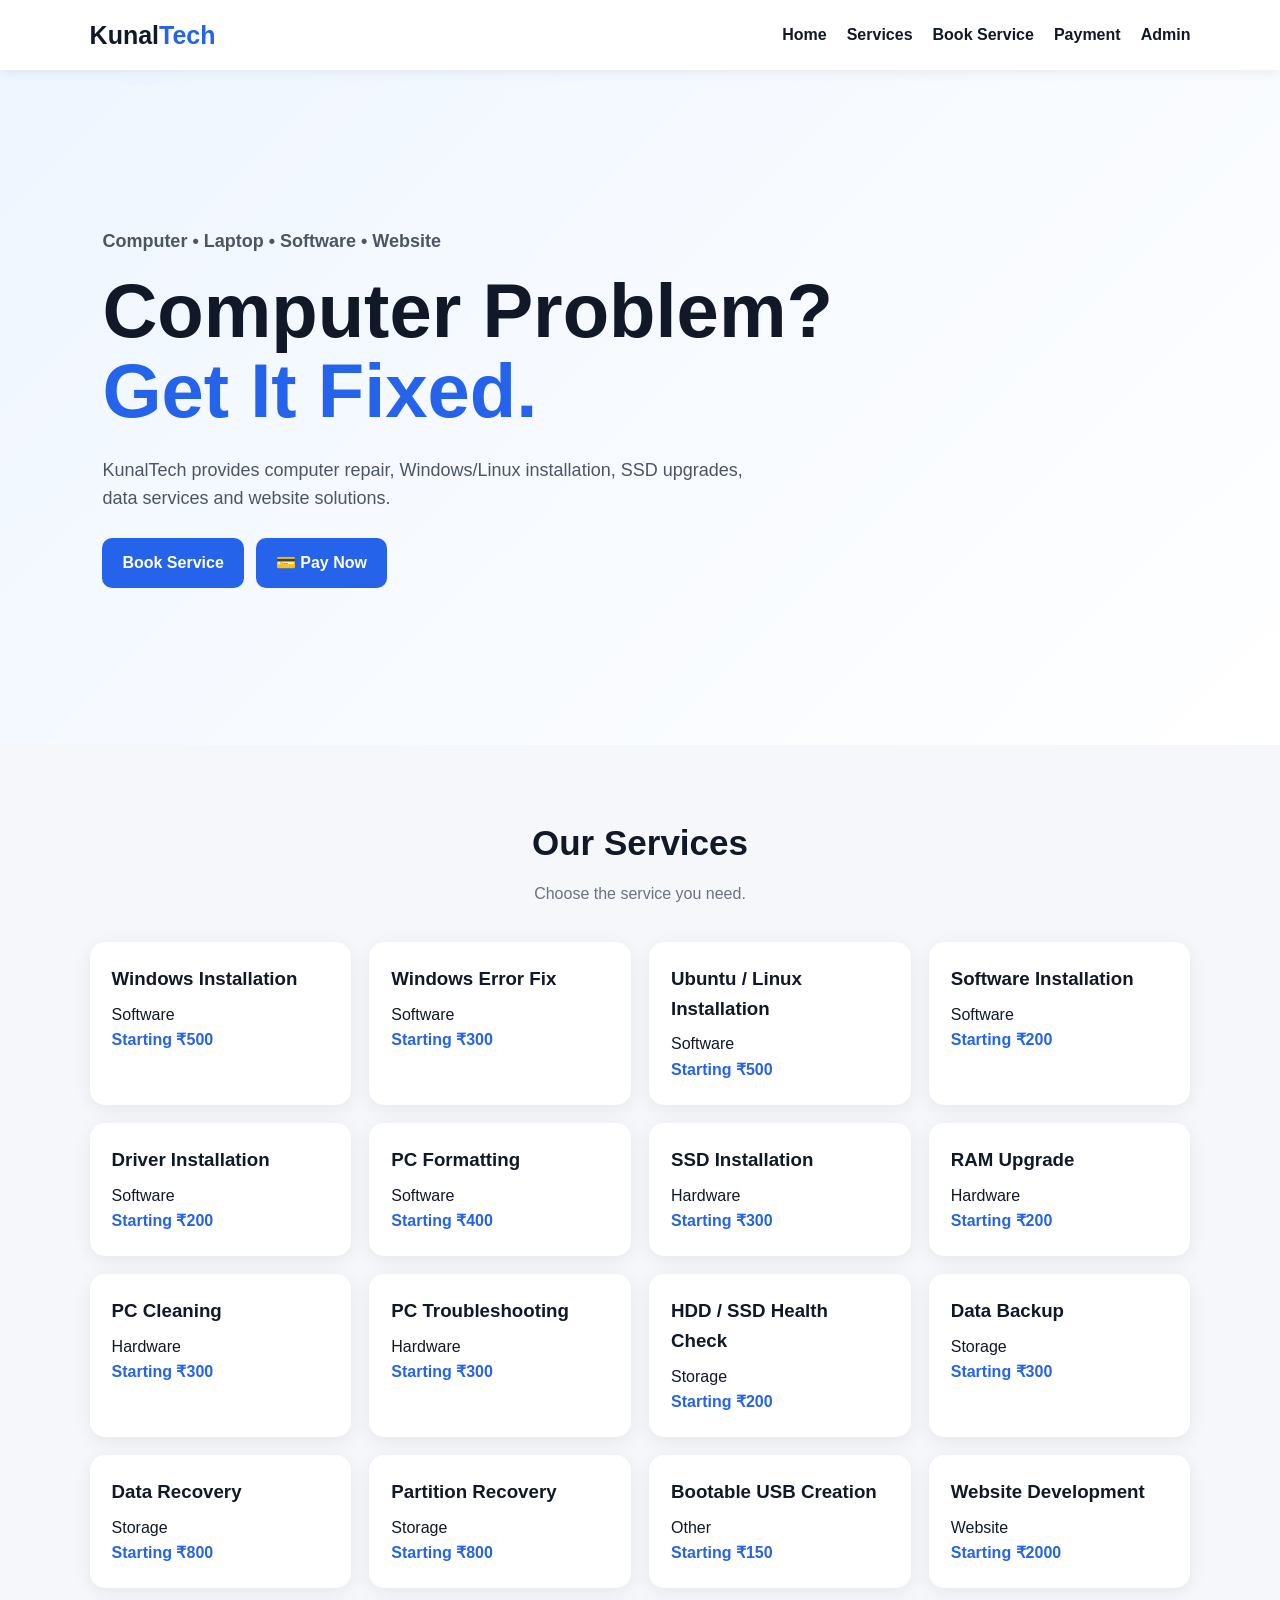
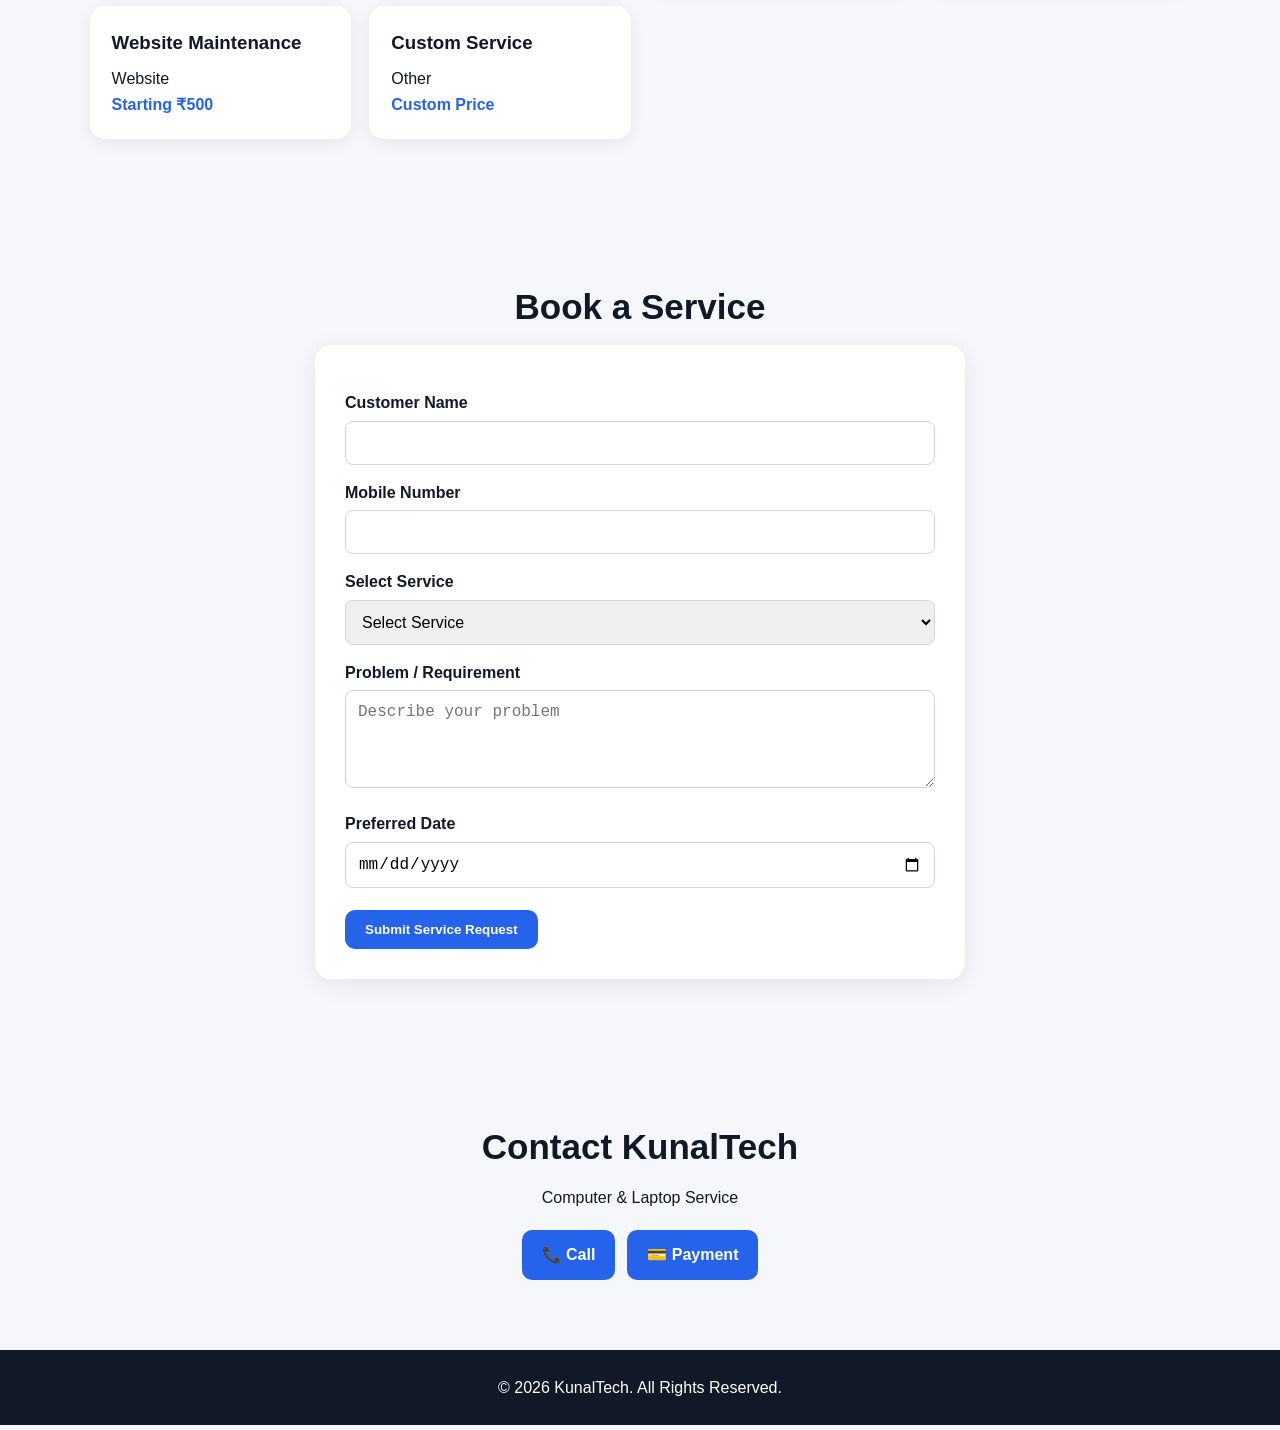
<file: index.html>
<!DOCTYPE html>
<html lang="en">
<head>
<meta charset="UTF-8">
<meta name="viewport" content="width=device-width, initial-scale=1.0">
<title>KunalTech - Computer Services</title>
<link rel="stylesheet" href="style.css">
</head>

<body>

<header class="header">

<div class="logo">
Kunal<span>Tech</span>
</div>

<nav>
<a href="#home">Home</a>
<a href="#services">Services</a>
<a href="#booking">Book Service</a>
<a href="payment.html">Payment</a>
<a href="admin.html">Admin</a>
</nav>

</header>


<section id="home" class="hero">

<div>

<p class="tag">
Computer • Laptop • Software • Website
</p>

<h1>
Computer Problem?
<br>
<span>Get It Fixed.</span>
</h1>

<p>
KunalTech provides computer repair, Windows/Linux
installation, SSD upgrades, data services and website solutions.
</p>

<div class="hero-buttons">

<a href="#booking" class="btn">
Book Service
</a>

<a href="payment.html" class="btn">
💳 Pay Now
</a>

</div>

</div>

</section>


<section id="services" class="section">

<h2>Our Services</h2>

<p class="section-text">
Choose the service you need.
</p>

<div id="serviceList" class="service-grid">
</div>

</section>


<section id="booking" class="section">

<h2>Book a Service</h2>

<form id="bookingForm" class="form-card">

<label>Customer Name</label>

<input
id="customerName"
type="text"
required
>


<label>Mobile Number</label>

<input
id="customerPhone"
type="tel"
maxlength="10"
required
>


<label>Select Service</label>

<select
id="customerService"
required
>

<option value="">
Select Service
</option>

</select>


<label>Problem / Requirement</label>

<textarea
id="problem"
rows="4"
placeholder="Describe your problem"
></textarea>


<label>Preferred Date</label>

<input
id="serviceDate"
type="date"
>


<button
class="btn"
type="submit"
>

Submit Service Request

</button>

</form>

</section>


<section class="section contact">

<h2>
Contact KunalTech
</h2>

<p>
Computer & Laptop Service
</p>

<div class="contact-buttons">

<a
href="tel:+916263490842"
class="btn"
>
📞 Call
</a>

<a
href="payment.html"
class="btn"
>
💳 Payment
</a>

</div>

</section>


<footer>

<p>
© 2026 KunalTech. All Rights Reserved.
</p>

</footer>


<script src="services.js"></script>

<script src="script.js"></script>

</body>
</html>
</file>
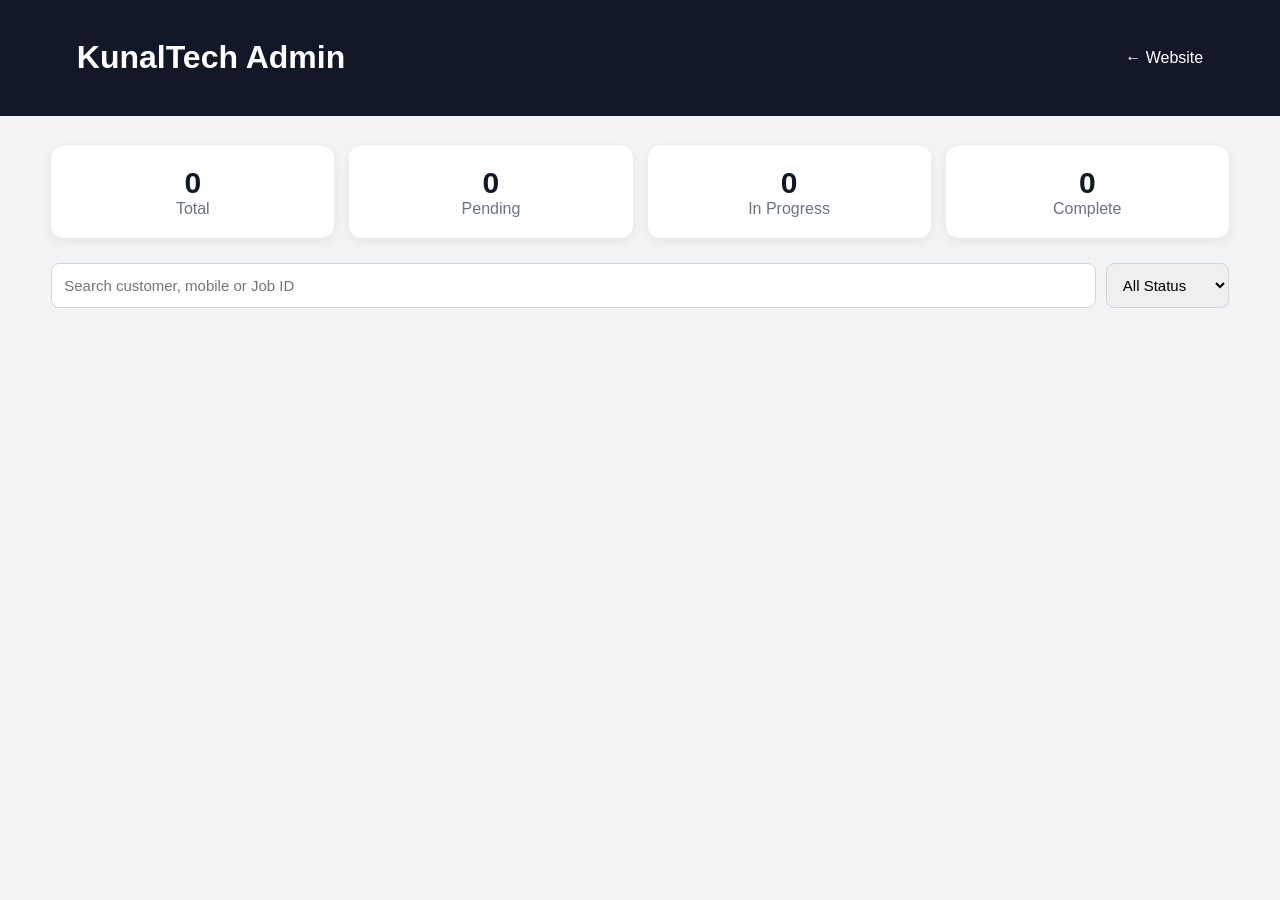
<file: admin.html>
<!DOCTYPE html>
<html lang="en">

<head>

<meta charset="UTF-8">

<meta
name="viewport"
content="width=device-width,initial-scale=1.0"
>

<title>
KunalTech Admin
</title>

<link
rel="stylesheet"
href="admin.css"
>

</head>

<body>

<header>

<h1>
KunalTech Admin
</h1>

<a href="index.html">
← Website
</a>

</header>


<main>

<div class="stats">

<div>
<b id="totalJobs">0</b>
<span>Total</span>
</div>

<div>
<b id="pendingJobs">0</b>
<span>Pending</span>
</div>

<div>
<b id="progressJobs">0</b>
<span>In Progress</span>
</div>

<div>
<b id="completeJobs">0</b>
<span>Complete</span>
</div>

</div>


<div class="tools">

<input
id="search"
type="search"
placeholder="Search customer, mobile or Job ID"
>


<select id="filterStatus">

<option value="All">
All Status
</option>

<option value="Pending">
Pending
</option>

<option value="In Progress">
In Progress
</option>

<option value="Completed">
Completed
</option>

<option value="Cancelled">
Cancelled
</option>

</select>

</div>


<div id="jobList">
</div>

</main>


<script src="services.js"></script>

<script src="admin.js"></script>

</body>

</html>
</file>
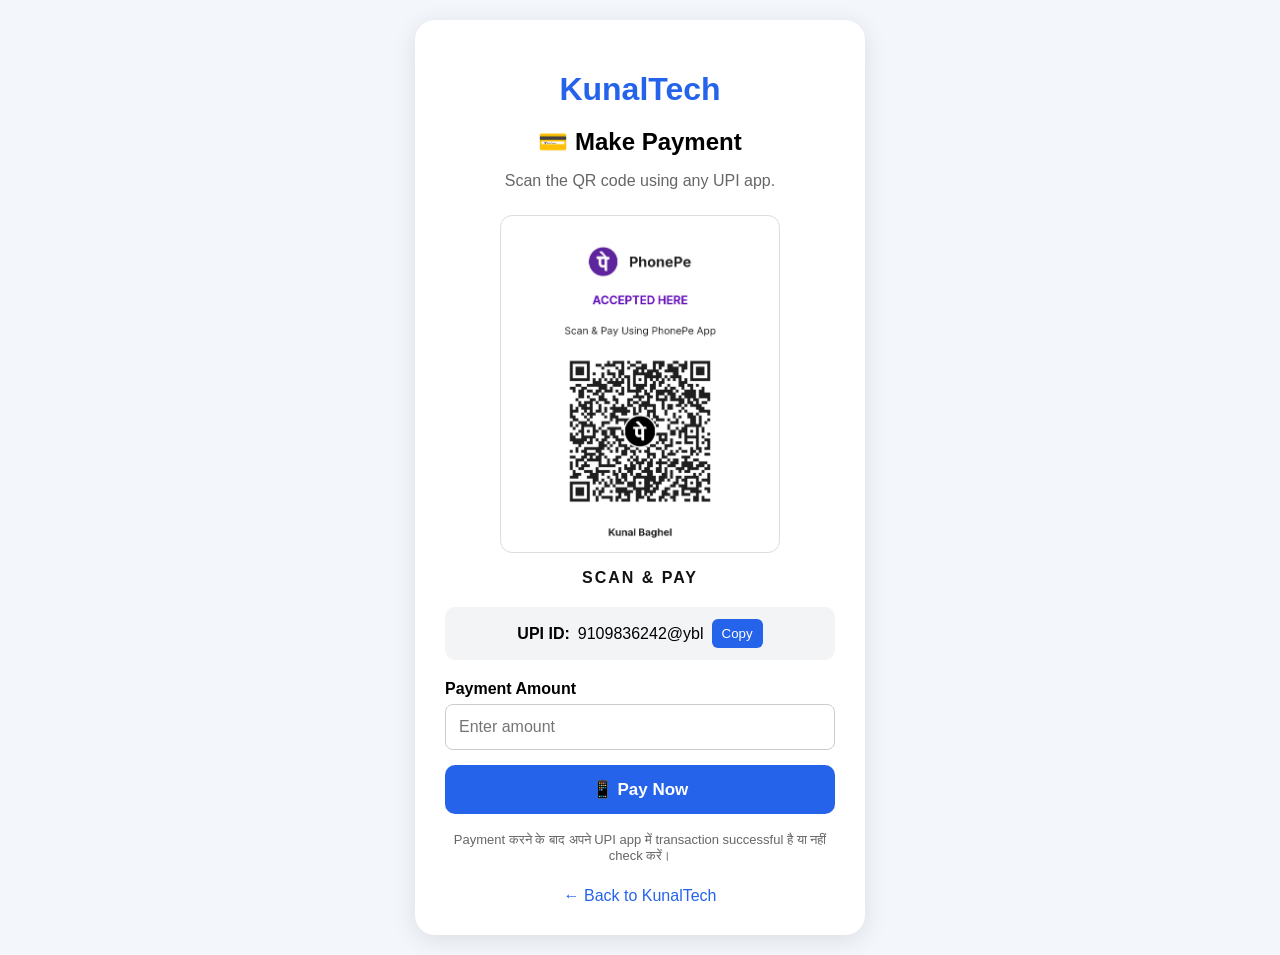
<file: payment.html>
<!DOCTYPE html>
<html lang="en">

<head>

<meta charset="UTF-8">

<meta
name="viewport"
content="width=device-width,initial-scale=1.0"
>

<title>
Pay KunalTech
</title>

<link
rel="stylesheet"
href="payment.css"
>

</head>


<body>

<div class="payment-box">

<h1>
KunalTech
</h1>


<h2>
💳 Make Payment
</h2>


<p>
Scan the QR code using any UPI app.
</p>


<div class="qr-box">

<img
src="kunaltech-qr.png.jpeg"
alt="KunalTech UPI QR Code"
>

</div>


<p class="scan">
SCAN & PAY
</p>


<div class="upi">

<strong>
UPI ID:
</strong>

<span id="upiId">
9109836242@ybl
</span>

<button onclick="copyUPI()">
Copy
</button>

</div>


<label>
Payment Amount
</label>


<input
id="amount"
type="number"
placeholder="Enter amount"
min="1"
>


<button
class="pay-btn"
onclick="openUPI()"
>

📱 Pay Now

</button>


<p class="note">

Payment करने के बाद अपने UPI app में
transaction successful है या नहीं check करें।

</p>


<a
href="index.html"
class="back"
>

← Back to KunalTech

</a>

</div>


<script src="payment.js"></script>

</body>

</html>
</file>
<file: style.css>
* {
margin: 0;
padding: 0;
box-sizing: border-box;
}

html {
scroll-behavior: smooth;
}

body {
font-family: Arial, sans-serif;
background: #f5f7fb;
color: #111827;
line-height: 1.6;
}

.header {
position: sticky;
top: 0;
z-index: 1000;

display: flex;
justify-content: space-between;
align-items: center;

padding: 15px 7%;

background: white;

box-shadow: 0 2px 12px rgba(0,0,0,.08);
}

.logo {
font-size: 25px;
font-weight: bold;
}

.logo span {
color: #2563eb;
}

nav {
display: flex;
gap: 20px;
}

nav a {
text-decoration: none;
color: #111827;
font-weight: 600;
}

nav a:hover {
color: #2563eb;
}

.hero {
min-height: 75vh;

display: flex;
align-items: center;

padding: 70px 8%;

background: linear-gradient(
135deg,
#eff6ff,
#ffffff
);
}

.hero > div {
max-width: 750px;
}

.tag {
color: #2563eb;
font-weight: bold;
margin-bottom: 15px;
}

.hero h1 {
font-size: clamp(42px,7vw,76px);
line-height: 1.05;
margin-bottom: 25px;
}

.hero h1 span {
color: #2563eb;
}

.hero p {
font-size: 18px;
color: #4b5563;
max-width: 650px;
}

.hero-buttons {
display: flex;
gap: 12px;
margin-top: 25px;
}

.btn {
display: inline-block;

border: none;

border-radius: 10px;

padding: 12px 20px;

background: #2563eb;

color: white;

text-decoration: none;

font-weight: bold;

cursor: pointer;
}

.btn:hover {
opacity: .9;
}

.section {
padding: 70px 7%;
}

.section h2 {
text-align: center;
font-size: 35px;
margin-bottom: 10px;
}

.section-text {
text-align: center;
color: #6b7280;
margin-bottom: 35px;
}

.service-grid {
display: grid;

grid-template-columns:
repeat(auto-fit,minmax(220px,1fr));

gap: 18px;
}

.service-card {
background: white;

border-radius: 15px;

padding: 22px;

box-shadow:
0 4px 18px rgba(0,0,0,.07);

transition: .2s;
}

.service-card:hover {
transform: translateY(-4px);
}

.service-card h3 {
margin-bottom: 8px;
}

.price {
color: #2563eb;
font-weight: bold;
}

.form-card {
max-width: 650px;

margin: auto;

background: white;

padding: 30px;

border-radius: 16px;

box-shadow:
0 5px 25px rgba(0,0,0,.08);
}

.form-card label {
display: block;

margin-top: 15px;

margin-bottom: 5px;

font-weight: bold;
}

.form-card input,
.form-card select,
.form-card textarea {

width: 100%;

padding: 12px;

border: 1px solid #d1d5db;

border-radius: 8px;

font-size: 16px;
}

.form-card button {
margin-top: 22px;
}

.contact {
text-align: center;
}

.contact-buttons {
display: flex;

justify-content: center;

gap: 12px;

margin-top: 20px;
}

footer {
text-align: center;

padding: 25px;

background: #111827;

color: white;
}

@media(max-width:700px) {

.header {
flex-direction: column;
gap: 12px;
}

nav {
gap: 10px;
flex-wrap: wrap;
justify-content: center;
}

.hero {
padding: 55px 6%;
}

.hero-buttons {
flex-direction: column;
}

.contact-buttons {
flex-direction: column;
}

.btn {
text-align: center;
}

.section {
padding: 50px 6%;
}

}
</file>
<file: admin.css>
* {
box-sizing: border-box;
}

body {
margin: 0;

font-family: Arial,sans-serif;

background: #f3f4f6;

color: #111827;
}

header {

background: #111827;

color: white;

padding: 18px 6%;

display: flex;

justify-content: space-between;

align-items: center;
}

header a {
color: white;
text-decoration: none;
}

main {

width: 92%;

max-width: 1200px;

margin: 30px auto;
}

.stats {

display: grid;

grid-template-columns:
repeat(auto-fit,minmax(170px,1fr));

gap: 15px;

margin-bottom: 25px;
}

.stats div {

background: white;

padding: 20px;

border-radius: 12px;

box-shadow:
0 3px 12px rgba(0,0,0,.07);

text-align: center;
}

.stats b {

display: block;

font-size: 30px;
}

.stats span {

color: #6b7280;
}

.tools {

display: flex;

gap: 10px;

margin-bottom: 20px;
}

.tools input,
.tools select {

padding: 12px;

border: 1px solid #d1d5db;

border-radius: 8px;

font-size: 15px;
}

.tools input {
flex: 1;
}

.job-card {

background: white;

padding: 20px;

border-radius: 12px;

margin-bottom: 15px;

box-shadow:
0 3px 12px rgba(0,0,0,.07);
}

.job-top {

display: flex;

justify-content: space-between;

gap: 15px;
}

.job-id {

font-weight: bold;

color: #2563eb;
}

.status {

display: inline-block;

padding: 5px 10px;

border-radius: 20px;

background: #e5e7eb;
}

.job-actions {

display: flex;

flex-wrap: wrap;

gap: 8px;

margin-top: 15px;
}

.job-actions button {

border: none;

padding: 9px 12px;

border-radius: 7px;

cursor: pointer;

background: #2563eb;

color: white;
}

.invoice {

background: #111827 !important;
}

.delete {

background: #dc2626 !important;
}

@media(max-width:650px) {

.tools {
flex-direction: column;
}

.job-top {
flex-direction: column;
}

}
</file>
<file: payment.css>
* {
box-sizing: border-box;
}

body {

margin: 0;

font-family: Arial,sans-serif;

background: #f3f6fb;

min-height: 100vh;

display: flex;

justify-content: center;

align-items: center;

padding: 20px;
}

.payment-box {

width: 100%;

max-width: 450px;

background: white;

padding: 30px;

border-radius: 20px;

text-align: center;

box-shadow:
0 5px 25px rgba(0,0,0,.10);
}

.payment-box h1 {

color: #2563eb;

margin-bottom: 5px;
}

.payment-box h2 {

margin-bottom: 5px;
}

.payment-box p {

color: #666;
}

.qr-box {

margin: 25px auto 10px;

width: 280px;

max-width: 100%;

padding: 10px;

border: 1px solid #ddd;

border-radius: 12px;

background: white;
}

.qr-box img {

width: 100%;

display: block;
}

.scan {

font-weight: bold;

color: #111 !important;

letter-spacing: 2px;
}

.upi {

display: flex;

align-items: center;

justify-content: center;

gap: 8px;

margin: 20px 0;

padding: 12px;

background: #f3f4f6;

border-radius: 10px;

word-break: break-all;
}

.upi button {

border: none;

background: #2563eb;

color: white;

padding: 7px 10px;

border-radius: 6px;

cursor: pointer;
}

label {

display: block;

text-align: left;

font-weight: bold;

margin-bottom: 6px;
}

input {

width: 100%;

padding: 13px;

border: 1px solid #ccc;

border-radius: 8px;

font-size: 16px;

margin-bottom: 15px;
}

.pay-btn {

width: 100%;

padding: 14px;

border: none;

border-radius: 10px;

background: #2563eb;

color: white;

font-size: 17px;

font-weight: bold;

cursor: pointer;
}

.note {

font-size: 13px;

margin-top: 18px;
}

.back {

display: inline-block;

margin-top: 10px;

color: #2563eb;

text-decoration: none;
}

@media(max-width:500px) {

.payment-box {
padding: 20px;
}

.qr-box {
width: 250px;
}

}
</file>
